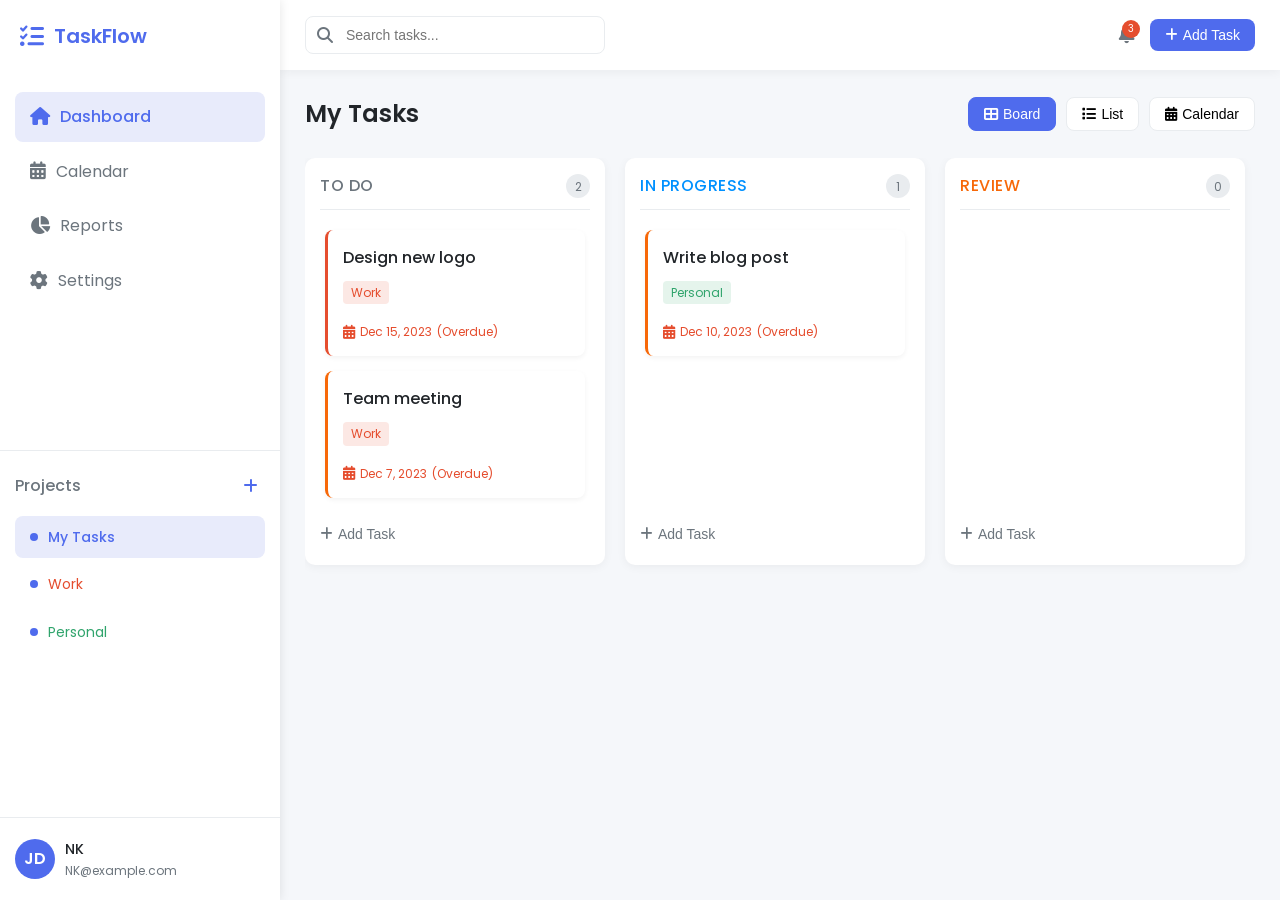
<file: index.html>
<!DOCTYPE html>
<html lang="en">
<head>
    <meta charset="UTF-8">
    <meta name="viewport" content="width=device-width, initial-scale=1.0">
    <title>TaskFlow - Task Management Dashboard<i class="fa-solid fa-bars-progress"></i></title>
    <link rel="stylesheet" href="https://cdnjs.cloudflare.com/ajax/libs/font-awesome/6.4.0/css/all.min.css">
    <link href="https://fonts.googleapis.com/css2?family=Poppins:wght@300;400;500;600;700&display=swap" rel="stylesheet">
    <link rel="stylesheet" href="./style.css">
</head>
<body>
    <div class="dashboard-container">
        <!-- Sidebar -->
        <aside class="sidebar">
            <div class="logo">
                <i class="fas fa-tasks"></i>
                <h1>TaskFlow</h1>
            </div>
            <nav class="main-nav">
                <ul>
                    <li class="active"><a href="#"><i class="fas fa-home"></i> Dashboard</a></li>
                    <li><a href="#"><i class="fas fa-calendar-alt"></i> Calendar</a></li>
                    <li><a href="#"><i class="fas fa-chart-pie"></i> Reports</a></li>
                    <li><a href="#"><i class="fas fa-cog"></i> Settings</a></li>
                </ul>
            </nav>
            <div class="projects-section">
                <div class="projects-header">
                    <h3>Projects</h3>
                    <button id="add-project-btn"><i class="fas fa-plus"></i></button>
                </div>
                <ul class="projects-list" id="projects-list">
                    <!-- Projects will be added here dynamically -->
                </ul>
            </div>
            <div class="user-profile">
                <div class="avatar">JD</div>
                <div class="user-info">
                    <span class="username">NK</span>
                    <span class="user-email">NK@example.com</span>
                </div>
            </div>
        </aside>

        <!-- Main Content -->
        <main class="main-content">
            <header class="main-header">
                <div class="search-bar">
                    <i class="fas fa-search"></i>
                    <input type="text" placeholder="Search tasks...">
                </div>
                <div class="header-actions">
                    <button class="notification-btn">
                        <i class="fas fa-bell"></i>
                        <span class="notification-badge">3</span>
                    </button>
                    <button class="quick-add-btn" id="quick-add-task">
                        <i class="fas fa-plus"></i> Add Task
                    </button>
                </div>
            </header>

            <div class="content-wrapper">
                <div class="board-header">
                    <h2 id="current-project-title">My Tasks</h2>
                    <div class="view-options">
                        <button class="view-option active" data-view="board"><i class="fas fa-th-large"></i> Board</button>
                        <button class="view-option" data-view="list"><i class="fas fa-list"></i> List</button>
                        <button class="view-option" data-view="calendar"><i class="fas fa-calendar-alt"></i> Calendar</button>
                    </div>
                </div>

                <!-- Task Board -->
                <div class="task-board" id="task-board">
                    <!-- Columns will be added here dynamically -->
                </div>

                <!-- Task List View (hidden by default) -->
                <div class="task-list-view" id="task-list-view" style="display: none;">
                    <table>
                        <thead>
                            <tr>
                                <th>Task</th>
                                <th>Priority</th>
                                <th>Status</th>
                                <th>Due Date</th>
                                <th>Actions</th>
                            </tr>
                        </thead>
                        <tbody id="task-list-body">
                            <!-- Tasks will be added here dynamically -->
                        </tbody>
                    </table>
                </div>
            </div>
        </main>
    </div>

    <!-- Modals -->
    <div class="modal" id="project-modal">
        <div class="modal-content">
            <span class="close-modal">&times;</span>
            <h3>Add New Project</h3>
            <form id="project-form">
                <div class="form-group">
                    <label for="project-name">Project Name</label>
                    <input type="text" id="project-name" required>
                </div>
                <div class="form-group">
                    <label for="project-color">Color</label>
                    <select id="project-color">
                        <option value="#4f6bed">Blue</option>
                        <option value="#e54d2e">Red</option>
                        <option value="#30a46c">Green</option>
                        <option value="#f76808">Orange</option>
                        <option value="#8e4ec6">Purple</option>
                    </select>
                </div>
                <button type="submit" class="submit-btn">Create Project</button>
            </form>
        </div>
    </div>

    <div class="modal" id="task-modal">
        <div class="modal-content">
            <span class="close-modal">&times;</span>
            <h3 id="task-modal-title">Add New Task</h3>
            <form id="task-form">
                <div class="form-group">
                    <label for="task-title">Task Title</label>
                    <input type="text" id="task-title" required>
                </div>
                <div class="form-group">
                    <label for="task-description">Description</label>
                    <textarea id="task-description" rows="3"></textarea>
                </div>
                <div class="form-row">
                    <div class="form-group">
                        <label for="task-due-date">Due Date</label>
                        <input type="date" id="task-due-date">
                    </div>
                    <div class="form-group">
                        <label for="task-priority">Priority</label>
                        <select id="task-priority">
                            <option value="low">Low</option>
                            <option value="medium" selected>Medium</option>
                            <option value="high">High</option>
                        </select>
                    </div>
                </div>
                <div class="form-group">
                    <label for="task-status">Status</label>
                    <select id="task-status">
                        <option value="todo">To Do</option>
                        <option value="in-progress">In Progress</option>
                        <option value="review">Review</option>
                        <option value="done">Done</option>
                    </select>
                </div>
                <div class="form-group" id="project-select-container">
                    <label for="task-project">Project</label>
                    <select id="task-project">
                        <!-- Projects will be added here dynamically -->
                    </select>
                </div>
                <button type="submit" class="submit-btn" id="task-submit-btn">Add Task</button>
            </form>
        </div>
    </div>

    <script src="./index.js"></script>
</body>
</html>
</file>
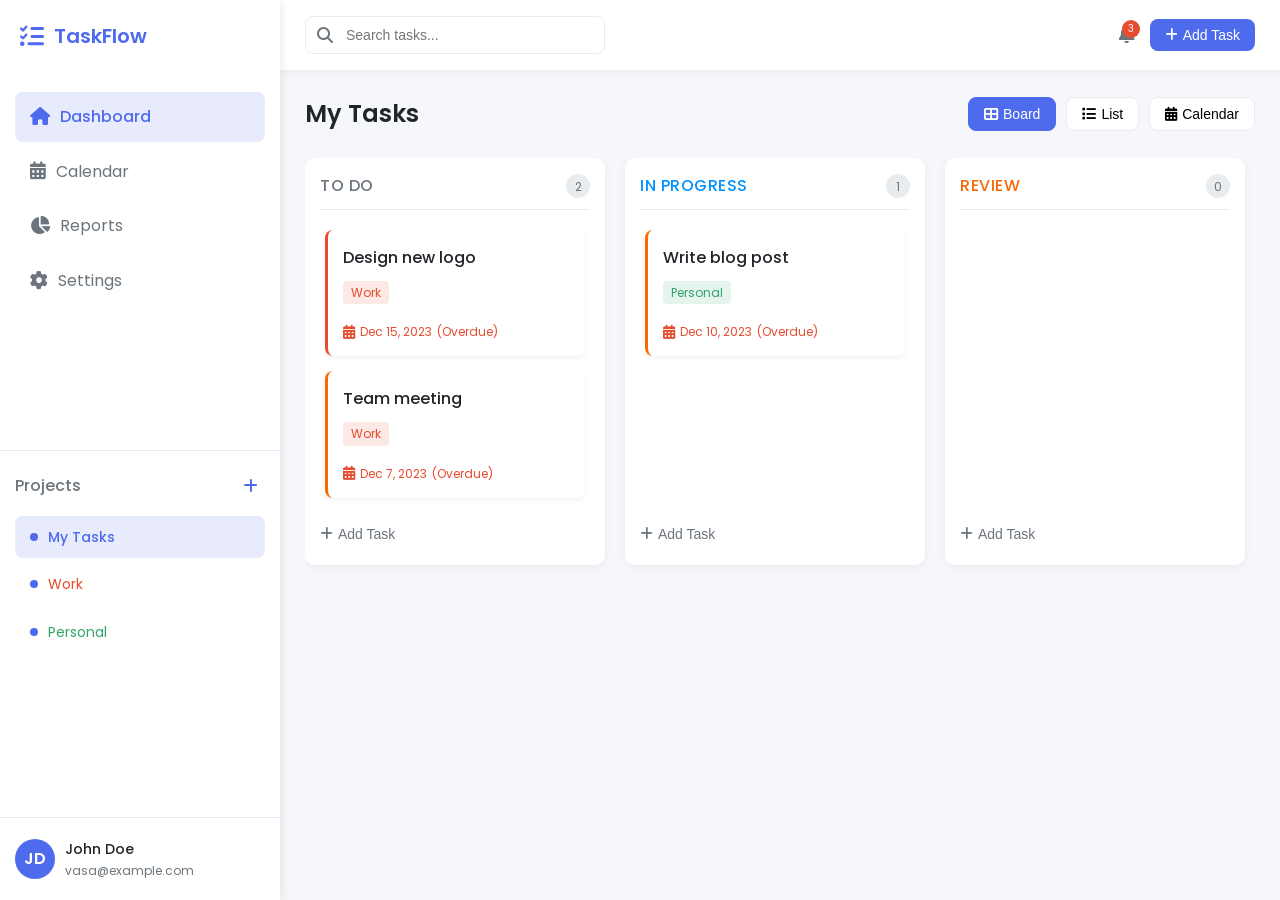
<file: sample.html>
<!DOCTYPE html>
<html lang="en">
<head>
    <meta charset="UTF-8">
    <meta name="viewport" content="width=device-width, initial-scale=1.0">
    <title>TaskFlow - Task Management Dashboard<i class="fa-solid fa-bars-progress"></i></title>
    <link rel="stylesheet" href="https://cdnjs.cloudflare.com/ajax/libs/font-awesome/6.4.0/css/all.min.css">
    <link href="https://fonts.googleapis.com/css2?family=Poppins:wght@300;400;500;600;700&display=swap" rel="stylesheet">
    <link rel="stylesheet" href="./style.css">
</head>
<body>
    <div class="dashboard-container">
        <!-- Sidebar -->
        <aside class="sidebar">
            <div class="logo">
                <i class="fas fa-tasks"></i>
                <h1>TaskFlow</h1>
            </div>
            <nav class="main-nav">
                <ul>
                    <li class="active"><a href="#"><i class="fas fa-home"></i> Dashboard</a></li>
                    <li><a href="#"><i class="fas fa-calendar-alt"></i> Calendar</a></li>
                    <li><a href="#"><i class="fas fa-chart-pie"></i> Reports</a></li>
                    <li><a href="#"><i class="fas fa-cog"></i> Settings</a></li>
                </ul>
            </nav>
            <div class="projects-section">
                <div class="projects-header">
                    <h3>Projects</h3>
                    <button id="add-project-btn"><i class="fas fa-plus"></i></button>
                </div>
                <ul class="projects-list" id="projects-list">
                    <!-- Projects will be added here dynamically -->
                </ul>
            </div>
            <div class="user-profile">
                <div class="avatar">JD</div>
                <div class="user-info">
                    <span class="username">John Doe</span>
                    <span class="user-email">vasa@example.com</span>
                </div>
            </div>
        </aside>

        <!-- Main Content -->
        <main class="main-content">
            <header class="main-header">
                <div class="search-bar">
                    <i class="fas fa-search"></i>
                    <input type="text" placeholder="Search tasks...">
                </div>
                <div class="header-actions">
                    <button class="notification-btn">
                        <i class="fas fa-bell"></i>
                        <span class="notification-badge">3</span>
                    </button>
                    <button class="quick-add-btn" id="quick-add-task">
                        <i class="fas fa-plus"></i> Add Task
                    </button>
                </div>
            </header>

            <div class="content-wrapper">
                <div class="board-header">
                    <h2 id="current-project-title">My Tasks</h2>
                    <div class="view-options">
                        <button class="view-option active" data-view="board"><i class="fas fa-th-large"></i> Board</button>
                        <button class="view-option" data-view="list"><i class="fas fa-list"></i> List</button>
                        <button class="view-option" data-view="calendar"><i class="fas fa-calendar-alt"></i> Calendar</button>
                    </div>
                </div>

                <!-- Task Board -->
                <div class="task-board" id="task-board">
                    <!-- Columns will be added here dynamically -->
                </div>

                <!-- Task List View (hidden by default) -->
                <div class="task-list-view" id="task-list-view" style="display: none;">
                    <table>
                        <thead>
                            <tr>
                                <th>Task</th>
                                <th>Priority</th>
                                <th>Status</th>
                                <th>Due Date</th>
                                <th>Actions</th>
                            </tr>
                        </thead>
                        <tbody id="task-list-body">
                            <!-- Tasks will be added here dynamically -->
                        </tbody>
                    </table>
                </div>
            </div>
        </main>
    </div>

    <!-- Modals -->
    <div class="modal" id="project-modal">
        <div class="modal-content">
            <span class="close-modal">&times;</span>
            <h3>Add New Project</h3>
            <form id="project-form">
                <div class="form-group">
                    <label for="project-name">Project Name</label>
                    <input type="text" id="project-name" required>
                </div>
                <div class="form-group">
                    <label for="project-color">Color</label>
                    <select id="project-color">
                        <option value="#4f6bed">Blue</option>
                        <option value="#e54d2e">Red</option>
                        <option value="#30a46c">Green</option>
                        <option value="#f76808">Orange</option>
                        <option value="#8e4ec6">Purple</option>
                    </select>
                </div>
                <button type="submit" class="submit-btn">Create Project</button>
            </form>
        </div>
    </div>

    <div class="modal" id="task-modal">
        <div class="modal-content">
            <span class="close-modal">&times;</span>
            <h3 id="task-modal-title">Add New Task</h3>
            <form id="task-form">
                <div class="form-group">
                    <label for="task-title">Task Title</label>
                    <input type="text" id="task-title" required>
                </div>
                <div class="form-group">
                    <label for="task-description">Description</label>
                    <textarea id="task-description" rows="3"></textarea>
                </div>
                <div class="form-row">
                    <div class="form-group">
                        <label for="task-due-date">Due Date</label>
                        <input type="date" id="task-due-date">
                    </div>
                    <div class="form-group">
                        <label for="task-priority">Priority</label>
                        <select id="task-priority">
                            <option value="low">Low</option>
                            <option value="medium" selected>Medium</option>
                            <option value="high">High</option>
                        </select>
                    </div>
                </div>
                <div class="form-group">
                    <label for="task-status">Status</label>
                    <select id="task-status">
                        <option value="todo">To Do</option>
                        <option value="in-progress">In Progress</option>
                        <option value="review">Review</option>
                        <option value="done">Done</option>
                    </select>
                </div>
                <div class="form-group" id="project-select-container">
                    <label for="task-project">Project</label>
                    <select id="task-project">
                        <!-- Projects will be added here dynamically -->
                    </select>
                </div>
                <button type="submit" class="submit-btn" id="task-submit-btn">Add Task</button>
            </form>
        </div>
    </div>

    <script src="./index.js"></script>
</body>
</html>
</file>
<file: style.css>
:root {
    --primary-color: #4f6bed;
    --primary-light: #e8ebfb;
    --secondary-color: #6c757d;
    --success-color: #30a46c;
    --danger-color: #e54d2e;
    --warning-color: #f76808;
    --info-color: #0091ff;
    --light-color: #f8f9fa;
    --dark-color: #212529;
    --border-color: #e9ecef;
    --sidebar-width: 280px;
    --header-height: 70px;
}

* {
    margin: 0;
    padding: 0;
    box-sizing: border-box;
    background-color: transparent;
}

body {
    font-family: 'Poppins', sans-serif;
    background-color: #f5f7fa;
    color: var(--dark-color);
    line-height: 1.6;
}

.dashboard-container {
    display: flex;
    min-height: 100vh;
}

/* Sidebar Styles */
.sidebar {
    width: var(--sidebar-width);
    background-color: white;
    box-shadow: 0 0 10px rgba(0, 0, 0, 0.1);
    display: flex;
    flex-direction: column;
    transition: all 0.3s ease;
    z-index: 100;
}

.logo {
    display: flex;
    align-items: center;
    padding: 20px;
    margin-bottom: 20px;
}

.logo i {
    font-size: 24px;
    color: var(--primary-color);
    margin-right: 10px;
}

.logo h1 {
    font-size: 20px;
    font-weight: 600;
    color: var(--primary-color);
}

.main-nav ul {
    list-style: none;
    padding: 0 15px;
}

.main-nav li {
    margin-bottom: 5px;
}

.main-nav a {
    display: flex;
    align-items: center;
    padding: 12px 15px;
    text-decoration: none;
    color: var(--secondary-color);
    border-radius: 8px;
    transition: all 0.3s ease;
}

.main-nav a i {
    margin-right: 10px;
    font-size: 18px;
}

.main-nav a:hover {
    background-color: var(--primary-light);
    color: var(--primary-color);
}

.main-nav li.active a {
    background-color: var(--primary-light);
    color: var(--primary-color);
    font-weight: 500;
}

.projects-section {
    padding: 20px 15px;
    margin-top: auto;
    border-top: 1px solid var(--border-color);
}

.projects-header {
    display: flex;
    justify-content: space-between;
    align-items: center;
    margin-bottom: 15px;
}

.projects-header h3 {
    font-size: 16px;
    font-weight: 500;
    color: var(--secondary-color);
}

.projects-header button {
    background: none;
    border: none;
    color: var(--primary-color);
    font-size: 16px;
    cursor: pointer;
    width: 30px;
    height: 30px;
    border-radius: 50%;
    display: flex;
    align-items: center;
    justify-content: center;
}

.projects-header button:hover {
    background-color: var(--primary-light);
}

.projects-list {
    list-style: none;
}

.projects-list li {
    margin-bottom: 5px;
    position: relative;
}

.projects-list li a {
    display: flex;
    align-items: center;
    padding: 10px 15px;
    text-decoration: none;
    color: var(--dark-color);
    border-radius: 8px;
    font-size: 14px;
    transition: all 0.3s ease;
}

.projects-list li a::before {
    content: '';
    display: block;
    width: 8px;
    height: 8px;
    border-radius: 50%;
    margin-right: 10px;
    background-color: var(--primary-color);
}

.projects-list li a:hover {
    background-color: var(--primary-light);
}

.projects-list li.active a {
    background-color: var(--primary-light);
    font-weight: 500;
}

.user-profile {
    display: flex;
    align-items: center;
    padding: 20px 15px;
    margin-top: auto;
    border-top: 1px solid var(--border-color);
}

.avatar {
    width: 40px;
    height: 40px;
    border-radius: 50%;
    background-color: var(--primary-color);
    color: white;
    display: flex;
    align-items: center;
    justify-content: center;
    font-weight: 600;
    margin-right: 10px;
}

.user-info {
    display: flex;
    flex-direction: column;
}

.username {
    font-weight: 500;
    font-size: 14px;
}

.user-email {
    font-size: 12px;
    color: var(--secondary-color);
}

/* Main Content Styles */
.main-content {
    flex: 1;
    display: flex;
    flex-direction: column;
    overflow: hidden;
}

.main-header {
    height: var(--header-height);
    background-color: white;
    box-shadow: 0 2px 10px rgba(0, 0, 0, 0.05);
    display: flex;
    align-items: center;
    justify-content: space-between;
    padding: 0 25px;
    z-index: 10;
}

.search-bar {
    position: relative;
    width: 300px;
}

.search-bar i {
    position: absolute;
    left: 12px;
    top: 50%;
    transform: translateY(-50%);
    color: var(--secondary-color);
}

.search-bar input {
    width: 100%;
    padding: 10px 15px 10px 40px;
    border: 1px solid var(--border-color);
    border-radius: 8px;
    font-size: 14px;
    transition: all 0.3s ease;
}

.search-bar input:focus {
    outline: none;
    border-color: var(--primary-color);
    box-shadow: 0 0 0 3px rgba(79, 107, 237, 0.2);
}

.header-actions {
    display: flex;
    align-items: center;
    gap: 15px;
}

.notification-btn {
    background: none;
    border: none;
    font-size: 18px;
    color: var(--secondary-color);
    position: relative;
    cursor: pointer;
}

.notification-badge {
    position: absolute;
    top: -5px;
    right: -5px;
    background-color: var(--danger-color);
    color: white;
    width: 18px;
    height: 18px;
    border-radius: 50%;
    font-size: 10px;
    display: flex;
    align-items: center;
    justify-content: center;
}

.quick-add-btn {
    background-color: var(--primary-color);
    color: white;
    border: none;
    padding: 8px 15px;
    border-radius: 8px;
    font-size: 14px;
    font-weight: 500;
    cursor: pointer;
    display: flex;
    align-items: center;
    gap: 5px;
    transition: all 0.3s ease;
}

.quick-add-btn:hover {
    background-color: #3a5bd9;
}

.content-wrapper {
    flex: 1;
    padding: 25px;
    overflow-y: auto;
}

.board-header {
    display: flex;
    justify-content: space-between;
    align-items: center;
    margin-bottom: 25px;
}

.board-header h2 {
    font-size: 24px;
    font-weight: 600;
}

.view-options {
    display: flex;
    gap: 10px;
}

.view-option {
    background-color: white;
    border: 1px solid var(--border-color);
    padding: 8px 15px;
    border-radius: 8px;
    font-size: 14px;
    cursor: pointer;
    display: flex;
    align-items: center;
    gap: 5px;
    transition: all 0.3s ease;
}

.view-option:hover {
    border-color: var(--primary-color);
    color: var(--primary-color);
}

.view-option.active {
    background-color: var(--primary-color);
    color: white;
    border-color: var(--primary-color);
}

/* Task Board Styles */
.task-board {
    display: flex;
    gap: 20px;
    overflow-x: auto;
    padding-bottom: 20px;
}

.task-column {
    flex: 0 0 300px;
    background-color: white;
    border-radius: 10px;
    box-shadow: 0 2px 10px rgba(0, 0, 0, 0.05);
    padding: 15px;
    display: flex;
    flex-direction: column;
}

.column-header {
    display: flex;
    justify-content: space-between;
    align-items: center;
    margin-bottom: 15px;
    padding-bottom: 10px;
    border-bottom: 1px solid var(--border-color);
}

.column-title {
    font-weight: 500;
    font-size: 16px;
    text-transform: uppercase;
    letter-spacing: 0.5px;
}

.todo .column-title {
    color: var(--secondary-color);
}

.in-progress .column-title {
    color: var(--info-color);
}

.review .column-title {
    color: var(--warning-color);
}

.done .column-title {
    color: var(--success-color);
}

.task-count {
    background-color: var(--border-color);
    color: var(--secondary-color);
    font-size: 12px;
    width: 24px;
    height: 24px;
    border-radius: 50%;
    display: flex;
    align-items: center;
    justify-content: center;
}

.tasks-container {
    flex: 1;
    min-height: 100px;
    overflow-y: auto;
    padding: 5px;
}

.task-card {
    background-color: white;
    border-radius: 8px;
    padding: 15px;
    margin-bottom: 15px;
    box-shadow: 0 2px 5px rgba(0, 0, 0, 0.05);
    border-left: 3px solid var(--border-color);
    cursor: pointer;
    transition: all 0.3s ease;
}

.task-card:hover {
    transform: translateY(-2px);
    box-shadow: 0 5px 10px rgba(0, 0, 0, 0.1);
}

.task-card.high-priority {
    border-left-color: var(--danger-color);
}

.task-card.medium-priority {
    border-left-color: var(--warning-color);
}

.task-card.low-priority {
    border-left-color: var(--success-color);
}

.task-title {
    font-weight: 500;
    margin-bottom: 8px;
    display: flex;
    justify-content: space-between;
}

.task-project {
    font-size: 12px;
    color: var(--secondary-color);
    margin-bottom: 8px;
    display: inline-block;
    padding: 2px 8px;
    border-radius: 4px;
    background-color: var(--primary-light);
}

.task-due-date {
    font-size: 12px;
    color: var(--secondary-color);
    display: flex;
    align-items: center;
    gap: 5px;
    margin-top: 10px;
}

.task-due-date.overdue {
    color: var(--danger-color);
}

.task-due-date i {
    font-size: 14px;
}

.task-actions {
    display: flex;
    justify-content: flex-end;
    margin-top: 10px;
    gap: 8px;
}

.task-actions button {
    background: none;
    border: none;
    color: var(--secondary-color);
    font-size: 14px;
    cursor: pointer;
    opacity: 0;
    transition: all 0.3s ease;
}

.task-card:hover .task-actions button {
    opacity: 1;
}

.task-actions button:hover {
    color: var(--primary-color);
}

.add-task-btn {
    background: none;
    border: none;
    color: var(--secondary-color);
    font-size: 14px;
    cursor: pointer;
    display: flex;
    align-items: center;
    gap: 5px;
    padding: 8px 0;
    width: 100%;
    transition: all 0.3s ease;
}

.add-task-btn:hover {
    color: var(--primary-color);
}

/* Task List View Styles */
.task-list-view {
    background-color: white;
    border-radius: 10px;
    box-shadow: 0 2px 10px rgba(0, 0, 0, 0.05);
    padding: 20px;
    margin-top: 20px;
}

.task-list-view table {
    width: 100%;
    border-collapse: collapse;
}

.task-list-view th, .task-list-view td {
    padding: 12px 15px;
    text-align: left;
    border-bottom: 1px solid var(--border-color);
}

.task-list-view th {
    font-weight: 500;
    color: var(--secondary-color);
    font-size: 14px;
}

.task-list-view tr:hover td {
    background-color: #f9f9f9;
}

.priority-badge {
    padding: 4px 8px;
    border-radius: 4px;
    font-size: 12px;
    font-weight: 500;
}

.priority-badge.low {
    background-color: #e6f7ee;
    color: var(--success-color);
}

.priority-badge.medium {
    background-color: #fff0e6;
    color: var(--warning-color);
}

.priority-badge.high {
    background-color: #ffebe9;
    color: var(--danger-color);
}

.status-badge {
    padding: 4px 8px;
    border-radius: 4px;
    font-size: 12px;
    font-weight: 500;
}

.status-badge.todo {
    background-color: #f1f3f5;
    color: var(--secondary-color);
}

.status-badge.in-progress {
    background-color: #e7f5ff;
    color: var(--info-color);
}

.status-badge.review {
    background-color: #fff9db;
    color: #f59f00;
}

.status-badge.done {
    background-color: #ebfbee;
    color: var(--success-color);
}

.task-actions-list {
    display: flex;
    gap: 10px;
}

.task-actions-list button {
    background: none;
    border: none;
    color: var(--secondary-color);
    font-size: 14px;
    cursor: pointer;
}

.task-actions-list button:hover {
    color: var(--primary-color);
}

/* Modal Styles */
.modal {
    display: none;
    position: fixed;
    top: 0;
    left: 0;
    width: 100%;
    height: 100%;
    background-color: rgba(0, 0, 0, 0.5);
    z-index: 1000;
    justify-content: center;
    align-items: center;
}

.modal-content {
    background-color: white;
    border-radius: 10px;
    width: 100%;
    max-width: 500px;
    padding: 25px;
    position: relative;
    box-shadow: 0 5px 20px rgba(0, 0, 0, 0.2);
}

.close-modal {
    position: absolute;
    top: 15px;
    right: 15px;
    font-size: 24px;
    color: var(--secondary-color);
    cursor: pointer;
    background: none;
    border: none;
}

.close-modal:hover {
    color: var(--dark-color);
}

.modal h3 {
    margin-bottom: 20px;
    font-weight: 600;
}

.form-group {
    margin-bottom: 15px;
}

.form-group label {
    display: block;
    margin-bottom: 5px;
    font-size: 14px;
    font-weight: 500;
}

.form-group input,
.form-group textarea,
.form-group select {
    width: 100%;
    padding: 10px 15px;
    border: 1px solid var(--border-color);
    border-radius: 8px;
    font-size: 14px;
    transition: all 0.3s ease;
}

.form-group input:focus,
.form-group textarea:focus,
.form-group select:focus {
    outline: none;
    border-color: var(--primary-color);
    box-shadow: 0 0 0 3px rgba(79, 107, 237, 0.2);
}

.form-group textarea {
    resize: vertical;
    min-height: 80px;
}

.form-row {
    display: flex;
    gap: 15px;
}

.form-row .form-group {
    flex: 1;
}

.submit-btn {
    background-color: var(--primary-color);
    color: white;
    border: none;
    padding: 12px 20px;
    border-radius: 8px;
    font-size: 14px;
    font-weight: 500;
    cursor: pointer;
    width: 100%;
    margin-top: 10px;
    transition: all 0.3s ease;
}

.submit-btn:hover {
    background-color: #3a5bd9;
}

/* Drag and Drop Styles */
.task-card.dragging {
    opacity: 0.5;
    background-color: var(--primary-light);
}

.task-column.drop-zone {
    background-color: rgba(79, 107, 237, 0.1);
    border: 2px dashed var(--primary-color);
}

/* Responsive Styles */
@media (max-width: 992px) {
    .sidebar {
        position: fixed;
        left: -100%;
        top: 0;
        bottom: 0;
        z-index: 1000;
    }

    .sidebar.active {
        left: 0;
    }

    .main-content {
        margin-left: 0;
    }

    .mobile-menu-btn {
        display: block;
    }
}

@media (max-width: 768px) {
    .task-column {
        flex: 0 0 260px;
    }

    .board-header {
        flex-direction: column;
        align-items: flex-start;
        gap: 15px;
    }

    .view-options {
        width: 100%;
        overflow-x: auto;
        padding-bottom: 10px;
    }

    .form-row {
        flex-direction: column;
        gap: 0;
    }
}

@media (max-width: 576px) {
    .main-header {
        padding: 0 15px;
    }

    .search-bar {
        width: auto;
    }

    .content-wrapper {
        padding: 15px;
    }

    .modal-content {
        padding: 20px 15px;
    }
}
</file>
